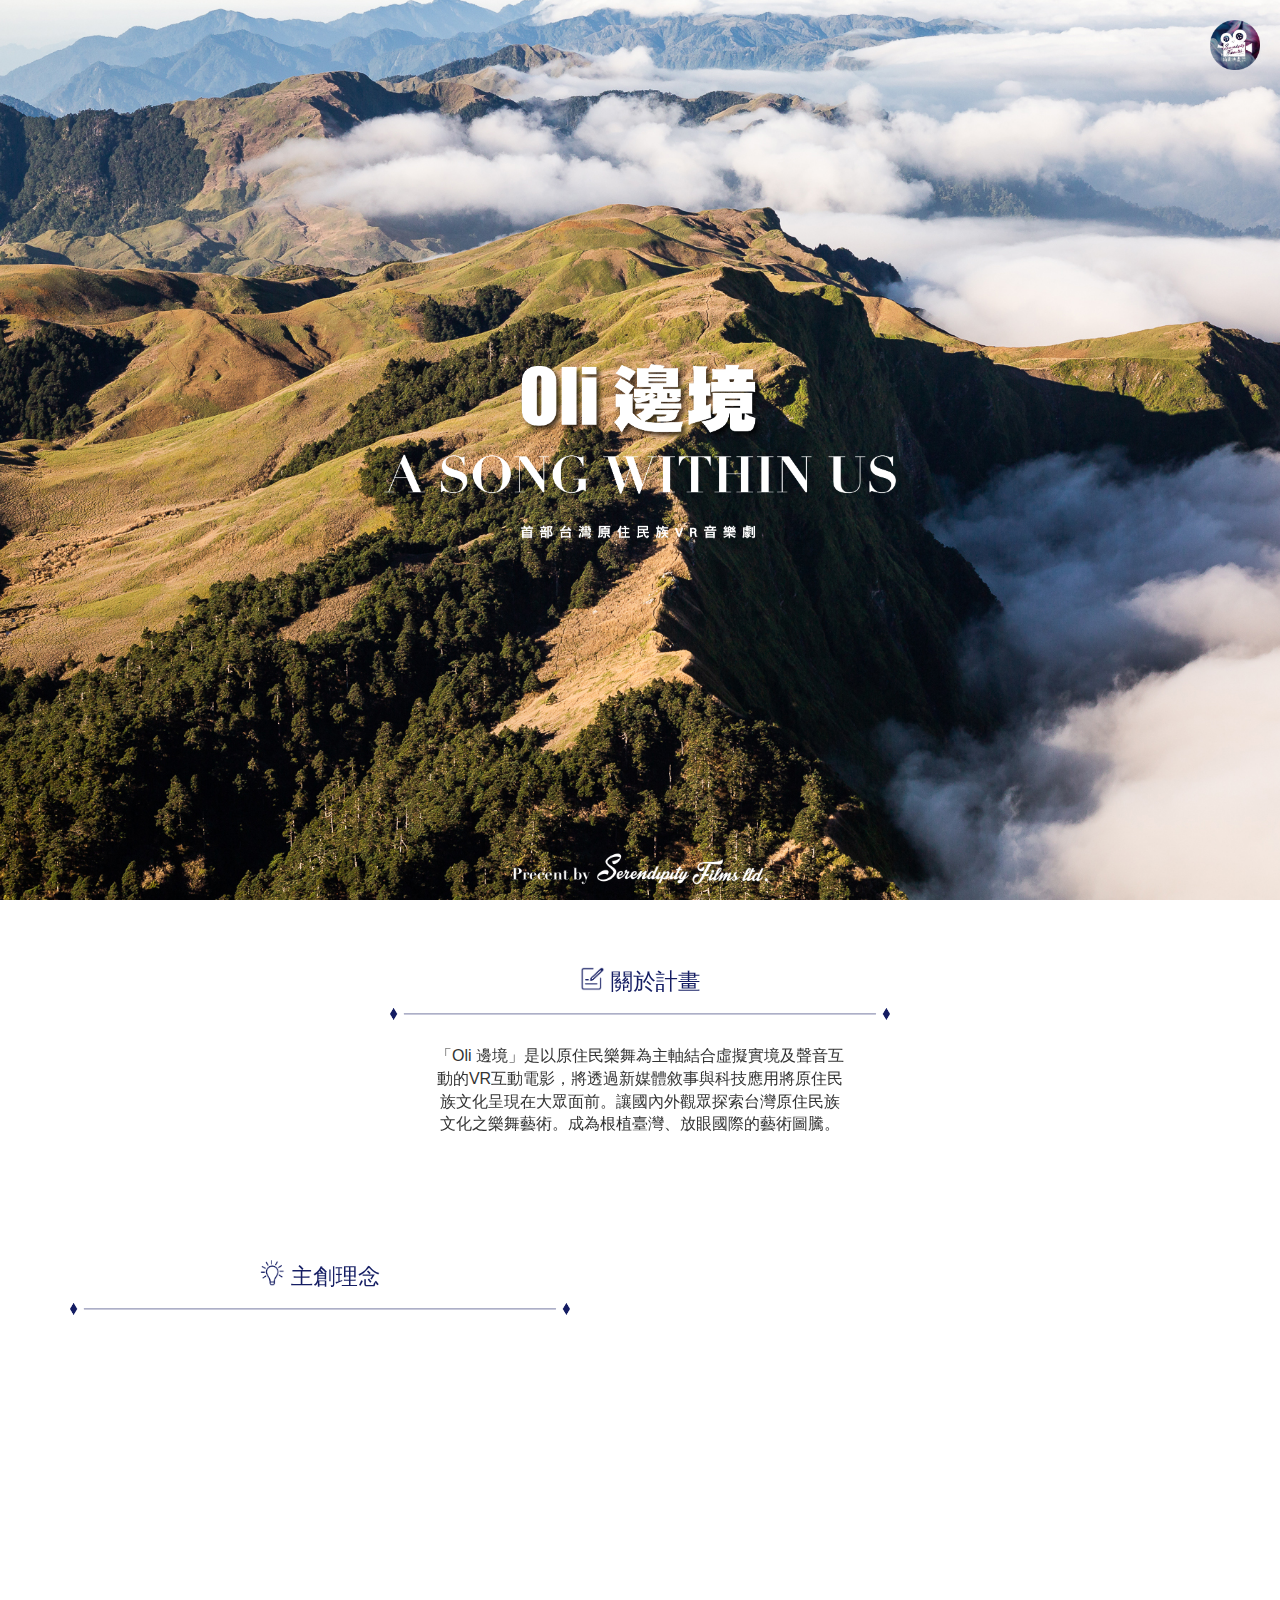
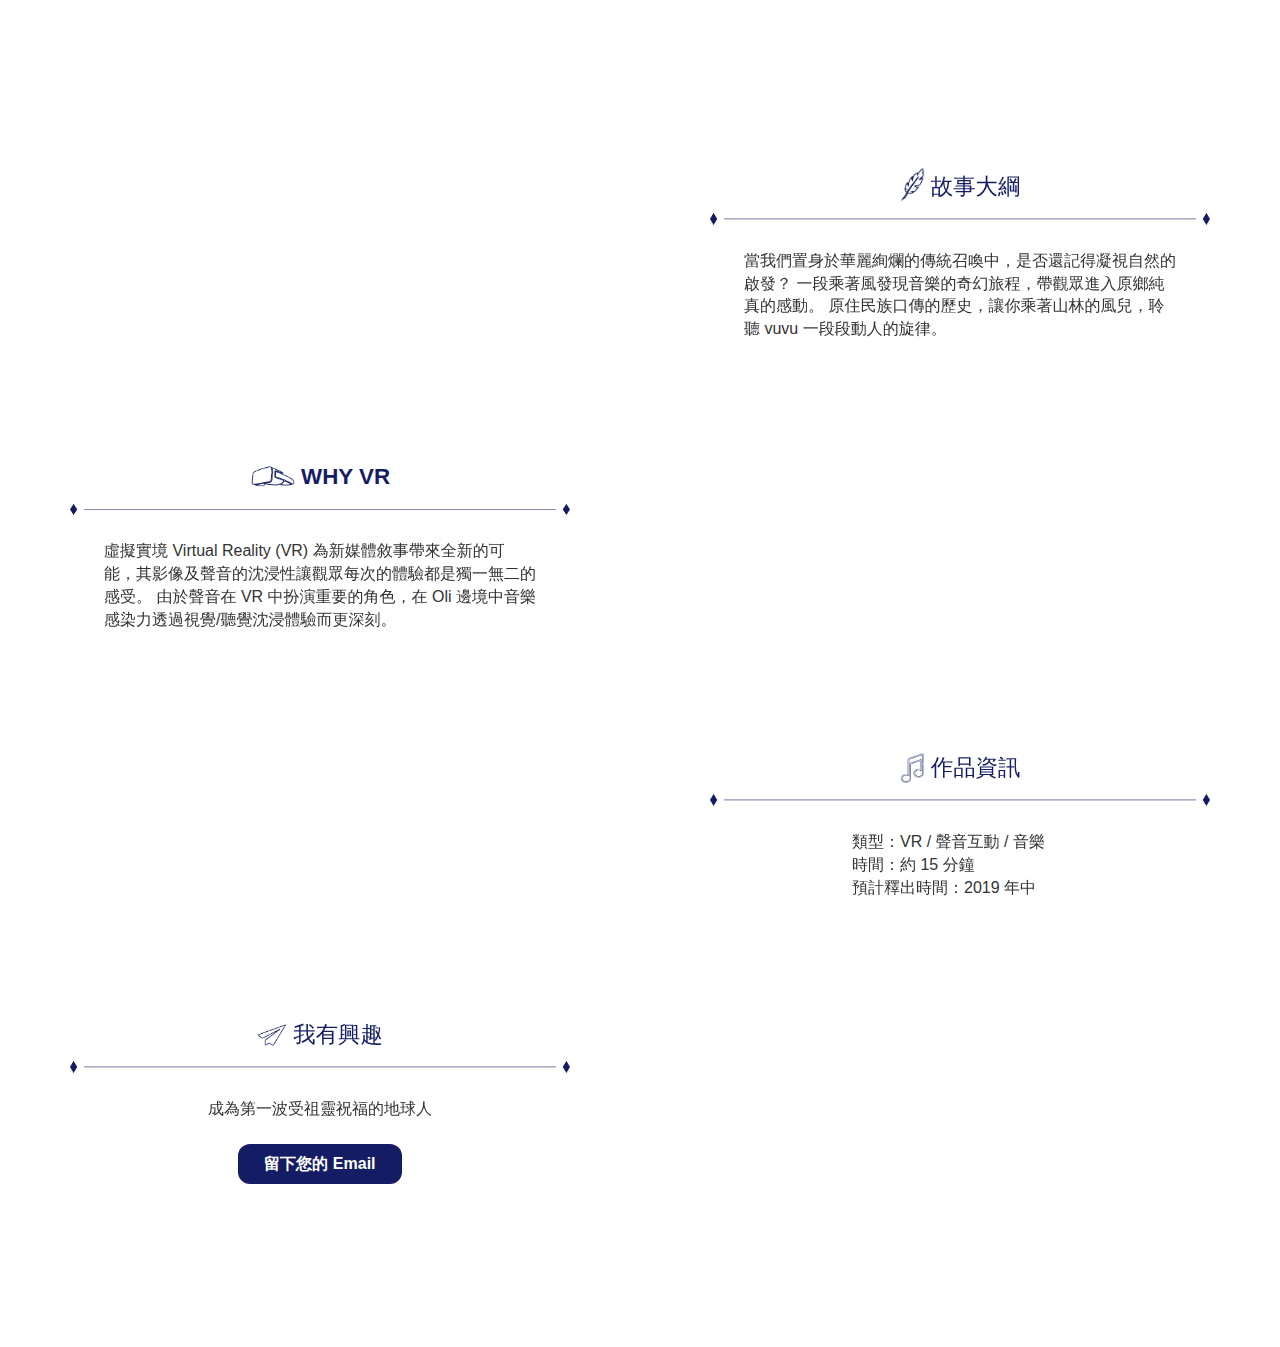
<file: index.html>
<!DOCTYPE html>
<html>
	<head>        
        <!-- Global site tag (gtag.js) - Google Analytics -->
        <script async src="https://www.googletagmanager.com/gtag/js?id=UA-130567184-1"></script>
        <script>
          window.dataLayer = window.dataLayer || [];
          function gtag(){dataLayer.push(arguments);}
          gtag('js', new Date());

          gtag('config', 'UA-130567184-1');
        </script>
        
		<meta http-equiv="Content-Type" content="text/html; charset=UTF-8">
		<meta charset="utf-8">
		<meta http-equiv="Cache-control" content="no-cache">
		<meta name="viewport" content="width=device-width, initial-scale=1">
		<meta name="description" content="">
		<meta name="author" content="">
				
		<title>Oli 邊境</title>

		<!-- Bootstrap core CSS -->
		<link href="assets/css/bootstrap.min.css" rel="stylesheet">
		<!-- FontAwesome Icons -->
		<link href="assets/css/font-awesome/css/font-awesome.min.css" rel="stylesheet">
		<link href="assets/css/indexV2.css?version=0.0.7" rel="stylesheet">
	</head>
	<body>
    <div class="col-md-12 top-banner text-center" data-type="background" data-speed="5">
        <a class="sfilm-logo" href="https://sfilms.com.tw/zh/category/vr-films/" target="_blank"><img src="assets/img/icon-s.png" width="50" height="auto" /></a>
        <div>
            <img class="top-banner-header" src="assets/img/topBannerHeader.png" />
        </div>
        <img class="top-banner-footer" src="assets/img/topBannerFooter.png" />
    </div>
    
    <div class="content-holder" data-type="background" data-speed="3">
        <div class="row top">
            <div class="col-md-12 content text-center bg-fade-3">
                <div>
                    <p class="title"><img style="vertical-align: -30%;" src="assets/img/icon-note-01.png" width="25" height="auto" /> 關於計畫</p>
                    <p><img class="seperator" src="/assets/img/line-s.png" width="500" height="12" /></p>
                    <p class="content-width content-width-top">「Oli 邊境」是以原住民樂舞為主軸結合虛擬實境及聲音互動的VR互動電影，將透過新媒體敘事與科技應用將原住民族文化呈現在大眾面前。讓國內外觀眾探索台灣原住民族文化之樂舞藝術。成為根植臺灣、放眼國際的藝術圖騰。</p>
                </div>
            </div>
        </div>
        
        <div class="row">
            <div class="col-md-6 content text-center bg-fade-1">
                <p class="title"><img style="vertical-align: -18%;" src="assets/img/icon-idea.png" width="25" height="auto" /> 主創理念</p>
                <p><img class="seperator" src="/assets/img/line-s.png" width="500" height="12" /></p>
                <iframe width="100%" height="300" src="https://www.youtube.com/embed/fyA1_3p1STo" frameborder="0" allow="accelerometer; autoplay; encrypted-media; gyroscope; picture-in-picture" allowfullscreen></iframe>
            </div>
            <div class="col-md-6 empty"></div>
        </div>
        
        <div class="row">
            <div class="col-md-6 empty"></div>
            <div class="col-md-6 content text-center bg-fade-1">
                <div>
                <p class="title"><img style="vertical-align: -25%;" src="assets/img/icon-story-01.png" width="25" height="auto" /> 故事大綱</p>
                <p><img class="seperator" src="/assets/img/line-s.png" width="500" height="12" /></p>
                <p class="content-width text-left">當我們置身於華麗絢爛的傳統召喚中，是否還記得凝視自然的啟發？
一段乘著風發現音樂的奇幻旅程，帶觀眾進入原鄉純真的感動。
原住民族口傳的歷史，讓你乘著山林的風兒，聆聽 vuvu 一段段動人的旋律。</p>
                </div>
            </div>
        </div>
        
        <div class="row">
            <div class="col-md-6 content text-center bg-fade-1">
                <div>
                <p class="title"><img style="vertical-align: -20%;" src="assets/img/icon-VR-01.png" width="45" height="auto" /> WHY VR</p>
                <p><img class="seperator" src="/assets/img/line-s.png" width="500" height="12" /></p>
                <p class="content-width text-left">虛擬實境 Virtual Reality (VR) 為新媒體敘事帶來全新的可能，其影像及聲音的沈浸性讓觀眾每次的體驗都是獨一無二的感受。 由於聲音在 VR 中扮演重要的角色，在 Oli 邊境中音樂感染力透過視覺/聽覺沈浸體驗而更深刻。</p>
                </div>
            </div>
            <div class="col-md-6 empty"></div>
        </div>
        
        <div class="row">
            <div class="col-md-6 empty"></div>
            <div class="col-md-6 content text-center bg-fade-1">
                <div>
                <p class="title text-center text-center"><img style="vertical-align: -27%;" src="assets/img/icon-music-01.png" width="25" height="auto" /> 作品資訊</p>
                <p><img class="seperator" src="/assets/img/line-s.png" width="500" height="12" /></p>
                <p class="content-width info text-left">類型：VR / 聲音互動 / 音樂<br/>
                    時間：約 15 分鐘<br/>
                    預計釋出時間：2019 年中
                </p>
                </div>
            </div>
        </div>
        
        <div class="row">
            <div class="col-md-6 content text-center bg-fade-1">
                <div>
                <p class="title text-center text-center"><img style="vertical-align: -20%;" src="assets/img/icon-email-01.png" width="30" height="auto" /> 我有興趣</p>
                <p><img class="seperator" src="/assets/img/line-s.png" width="500" height="12" /></p>
                <p class="content-width">成為第一波受祖靈祝福的地球人</p>
                <p class="content-width"><br/><a class="typeform-share button" href="https://cameo1.typeform.com/to/i6kebE" data-mode="drawer_left" style="display:inline-block;text-decoration:none;background-color:#141d63;color:white;cursor:pointer;font-family:Helvetica,Arial,sans-serif;font-size:16px;line-height:40px;text-align:center;margin:0;height:40px;padding:0px 26px;border-radius:12px;max-width:100%;white-space:nowrap;overflow:hidden;text-overflow:ellipsis;font-weight:bold;-webkit-font-smoothing:antialiased;-moz-osx-font-smoothing:grayscale;" data-hide-headers=true data-hide-footer=true data-submit-close-delay="5" target="_blank">留下您的 Email </a> <script> (function() { var qs,js,q,s,d=document, gi=d.getElementById, ce=d.createElement, gt=d.getElementsByTagName, id="typef_orm_share", b="https://embed.typeform.com/"; if(!gi.call(d,id)){ js=ce.call(d,"script"); js.id=id; js.src=b+"embed.js"; q=gt.call(d,"script")[0]; q.parentNode.insertBefore(js,q) } })() </script></p>
                </div>
            </div>
            <div class="col-md-6 empty"></div>
        </div>
        
        <div class="row">
            <div class="col-md-12 footer text-center">
                <h4>
                指導單位：文化部 | 製作單位：綺影映畫有限公司 | 協製單位：瘋戲樂工作室 | 協製單位：卡米爾股份有限公司
                </h4>
            </div>
        </div>
    </div>

	</body>
	
	<!-- CORE JAVASRIPT
	Placed at the end of the document so the pages load faster
	==================================================================== -->
	<script src="assets/js/jquery-3.3.1.min.js"></script>
    <script src="assets/js/main.js"></script>
		
	<!-- HTML5 shiv and Respond.js IE8 support of HTML5 elements and media queries -->
	<!--[if lt IE 9]>
	<script src="https://oss.maxcdn.com/html5shiv/3.7.2/html5shiv.min.js"></script>
	<script src="https://oss.maxcdn.com/respond/1.4.2/respond.min.js"></script>
	<![endif]-->
</html>
</file>
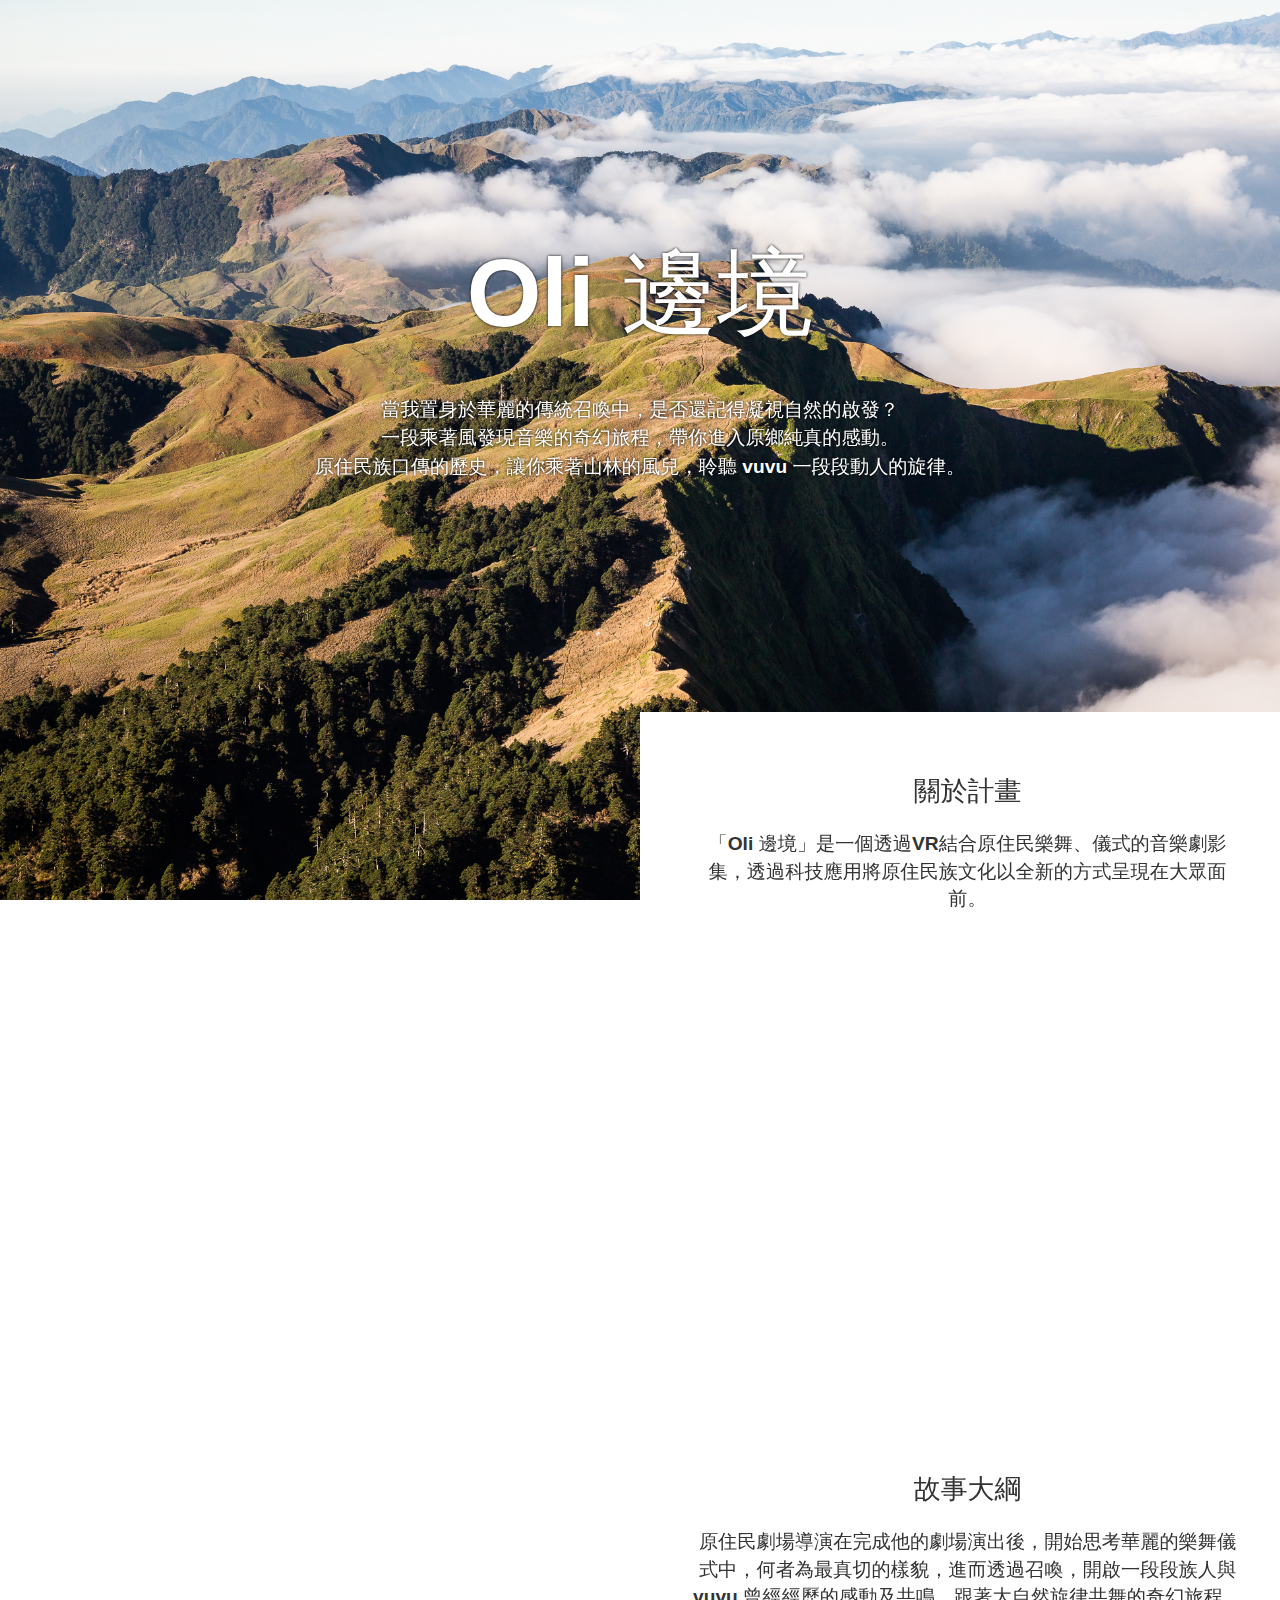
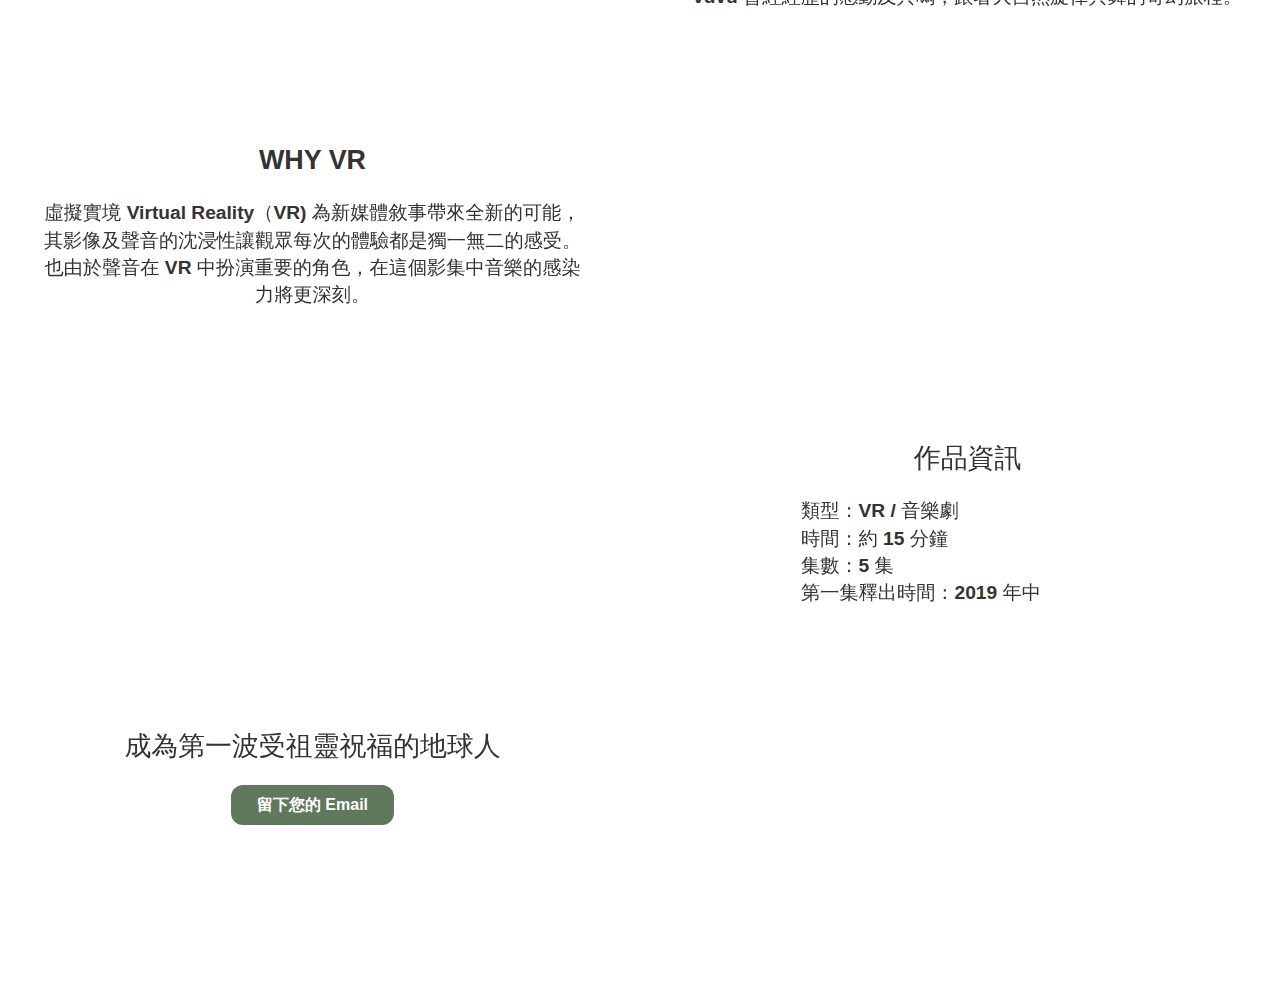
<file: index.old.html>
<!DOCTYPE html>
<html>
	<head>        
		<meta http-equiv="Content-Type" content="text/html; charset=UTF-8">
		<meta charset="utf-8">
		<meta http-equiv="Cache-control" content="no-cache">
		<meta name="viewport" content="width=device-width, initial-scale=1">
		<meta name="description" content="">
		<meta name="author" content="">
				
		<title>Oli 邊境</title>

		<!-- Bootstrap core CSS -->
		<link href="assets/css/bootstrap.min.css" rel="stylesheet">
		<!-- FontAwesome Icons -->
		<link href="assets/css/font-awesome/css/font-awesome.min.css" rel="stylesheet">
		<link href="assets/css/index.css?version=0.0.2" rel="stylesheet">
	</head>
	<body>
    <div class="col-md-12 top-banner text-center">
        <h1>Oli 邊境</h1>
        <h3>
            當我置身於華麗的傳統召喚中，是否還記得凝視自然的啟發？</br>
            一段乘著風發現音樂的奇幻旅程，帶你進入原鄉純真的感動。</br>
            原住民族口傳的歷史，讓你乘著山林的風兒，聆聽 vuvu 一段段動人的旋律。
        </h2>
    </div>
    
    <div class="row">
        <div class="col-md-6 empty"></div>
        <div class="col-md-6 content text-center">
            <p class="title">關於計畫</p>
            <p>「Oli 邊境」是一個透過VR結合原住民樂舞、儀式的音樂劇影集，透過科技應用將原住民族文化以全新的方式呈現在大眾面前。</p>
        </div>
    </div>
    
    <div class="row">
        <div class="col-md-6 content text-center">
            <iframe width="100%" height="300" src="https://www.youtube.com/embed/LMMFHQwG81U" frameborder="0" allow="accelerometer; autoplay; encrypted-media; gyroscope; picture-in-picture" allowfullscreen></iframe>
        </div>
        <div class="col-md-6 empty"></div>
    </div>
    
    <div class="row">
        <div class="col-md-6 empty"></div>
        <div class="col-md-6 content text-center">
            <p class="title">故事大綱</p>
            <p>原住民劇場導演在完成他的劇場演出後，開始思考華麗的樂舞儀式中，何者為最真切的樣貌，進而透過召喚，開啟一段段族人與 vuvu 曾經經歷的感動及共鳴，跟著大自然旋律共舞的奇幻旅程。</p>
        </div>
    </div>
    
    <div class="row">
        <div class="col-md-6 content text-center">
            <p class="title">WHY VR</p>
            <p>虛擬實境 Virtual Reality（VR) 為新媒體敘事帶來全新的可能，其影像及聲音的沈浸性讓觀眾每次的體驗都是獨一無二的感受。 也由於聲音在 VR 中扮演重要的角色，在這個影集中音樂的感染力將更深刻。</p>
        </div>
        <div class="col-md-6 empty"></div>
    </div>
    
    <div class="row">
        <div class="col-md-6 empty"></div>
        <div class="col-md-6 content text-center">
            <p class="title text-center text-center">作品資訊</p>
            <p class="info text-left">類型：VR / 音樂劇<br/>
                時間：約 15 分鐘<br/>
                集數：5 集<br/>
                第一集釋出時間：2019 年中
            </p>
        </div>
    </div>
    
    <div class="row">
        <div class="col-md-6 content text-center">
            <p class="title">成為第一波受祖靈祝福的地球人</p>
            <p><a class="typeform-share button" href="https://cameo1.typeform.com/to/i6kebE" data-mode="drawer_left" style="display:inline-block;text-decoration:none;background-color:#60785B;color:white;cursor:pointer;font-family:Helvetica,Arial,sans-serif;font-size:16px;line-height:40px;text-align:center;margin:0;height:40px;padding:0px 26px;border-radius:12px;max-width:100%;white-space:nowrap;overflow:hidden;text-overflow:ellipsis;font-weight:bold;-webkit-font-smoothing:antialiased;-moz-osx-font-smoothing:grayscale;" data-hide-headers=true data-hide-footer=true data-submit-close-delay="5" target="_blank">留下您的 Email </a> <script> (function() { var qs,js,q,s,d=document, gi=d.getElementById, ce=d.createElement, gt=d.getElementsByTagName, id="typef_orm_share", b="https://embed.typeform.com/"; if(!gi.call(d,id)){ js=ce.call(d,"script"); js.id=id; js.src=b+"embed.js"; q=gt.call(d,"script")[0]; q.parentNode.insertBefore(js,q) } })() </script></p>
        </div>
        <div class="col-md-6 empty"></div>
    </div>
    
    <div class="col-md-12 footer text-center">
        <h4>
        製作單位：綺影映畫有限公司 | 協製單位：瘋戲樂工作室 | 指導單位：文化部
        </h4>
    </div>

	</body>
	
	<!-- CORE JAVASRIPT
	Placed at the end of the document so the pages load faster
	==================================================================== -->
	<script src="/assets/js/jquery-3.3.1.min.js"></script>
		
	<!-- HTML5 shiv and Respond.js IE8 support of HTML5 elements and media queries -->
	<!--[if lt IE 9]>
	<script src="https://oss.maxcdn.com/html5shiv/3.7.2/html5shiv.min.js"></script>
	<script src="https://oss.maxcdn.com/respond/1.4.2/respond.min.js"></script>
	<![endif]-->
</html>
</file>
<file: assets/css/indexV2.css>
/* COLOUR REFERENCES

Green:		#1b7069
Blue:       #141d63

*/

@font-face {
	font-family: 'fontello';
	src: url('./font/fontello.eot?77234973');
	src: url('./font/fontello.eot?77234973#iefix') format('embedded-opentype'),
		url('./font/fontello.woff?77234973') format('woff'),
		url('./font/fontello.ttf?77234973') format('truetype'),
		url('./font/fontello.svg?77234973#fontello') format('svg');
	font-weight: normal;
	font-style: normal;
}

body {
	font-family: Helvetica, sans-serif, Arial, "ヒラギノ角ゴ Pro W3", "Hiragino Kaku Gothic Pro",ZawgyiOne, Osaka, "メイリオ", Meiryo, "文泉驛正黑", "WenQuanYi Zen Hei", "儷黑 Pro", "LiHei Pro", "微軟正黑體", "Microsoft JhengHei", "標楷體", DFKai-SB;
	font-size: 16px;
}

.row {
    margin-left: 0px;
    margin-right: 0px;
}

.top-banner {
    position: relative;
    text-shadow: 0 0 3px black;
    color: white;
	background: url('/assets/img/bg-2.jpg') 50% 0 repeat fixed;
    background-size: cover;
}

.top-banner > .sfilm-logo {
    position: absolute;
    top: 20px;
    right: 20px;
    z-index: 100;
}

.top-banner > div {
    position: absolute;
    top: 50%;
    left: 50%;
    transform: translate(-50%, -50%);
}

.top-banner > div > .top-banner-header {
    width: 80%;
    height: auto;
}

.top-banner > .top-banner-footer {
    position: absolute;
    bottom: 0px;
    left: 50%;
    transform: translate(-50%, -50%);
    width: 20%;
    height: auto;
}

.top-banner h1 {
    font-size: 6em;
    font-weight: bold;
    margin-bottom: 30px;
}

.top-banner h3 {
    line-height: 1.5em;
    font-size: 1.2em;
    font-weight: bold;
}

.content-holder {
	background: url('/assets/img/o-Bk-2.jpg') 50% 0 repeat fixed;
}

.content {
    font-size: 1em;
    font-weight: normal;
    padding: 60px 50px;
    /* background-color: rgba(255, 255, 255, 0.6); */
    background-color: white;
}


.content-width {
    margin: 0 auto;
    max-width: 80%;
}

.content-width-top {
    max-width: 35%;
}

.content p.info {
    width: 40%;
    margin: 0 auto;
}

.bg-fade-1 {
    background-color: rgba(255, 255, 255, 1.0);
}
.bg-fade-2 {
    background-color: rgba(255, 255, 255, 0.4);
}
.bg-fade-3 {
    background-color: rgba(255, 255, 255, 0.6);
}
.bg-fade-4 {
    background-color: rgba(255, 255, 255, 0.8);
}

.content p.title {
    font-weight: bold;
    font-size: 1.4em;
    margin-bottom: 10px;
    color: #141d63;
}

.content p .seperator {
    width: 100%;
    max-width: 500px;
    height: auto;
    margin-bottom: 15px;
}

.footer {
    margin-top: 40px;
    margin-bottom: 20px;
    color: #ffffff;
}

.footer h4 {
    font-size:0.9em;
}

@media screen and (max-width : 991px) {
    .top-banner h1 {
        font-size: 3.3em;
        margin-bottom: 30px;
    }

    .top-banner h3 {
        font-size: 0.8em;
        text-align:left;
    }
    
    .row {
        margin: 0 auto;
        margin-bottom: 50px;
        width: 95%;
    }
    
    .row:last-child {
        margin-bottom: 0px;
    }
    
    .row.top {
        width: 100%;
    }

    .content p.info {
        width: 100%;
    }

    .content-width-top {
        max-width: 60%;
    }
}

@media screen and (max-width : 768px) {

    .top-banner > div > .top-banner-header {
        width: 100%;
    }

    .top-banner > .top-banner-footer {
        width: 30%;
    }
    
    .content-width-top {
        max-width: 90%;
    }
}

@media screen and (max-width : 568px) {
    .content {
        padding: 60px 25px;
    }
    .content-width {
        max-width: 100%;
    }
    .content-width-top {
        max-width: 100%;
    }
}
</file>
<file: assets/css/index.css>
@font-face {
	font-family: 'fontello';
	src: url('./font/fontello.eot?77234973');
	src: url('./font/fontello.eot?77234973#iefix') format('embedded-opentype'),
		url('./font/fontello.woff?77234973') format('woff'),
		url('./font/fontello.ttf?77234973') format('truetype'),
		url('./font/fontello.svg?77234973#fontello') format('svg');
	font-weight: normal;
	font-style: normal;
}

body {
	font-family: Helvetica, Arial, "ヒラギノ角ゴ Pro W3", "Hiragino Kaku Gothic Pro",ZawgyiOne, Osaka, "メイリオ", Meiryo, "文泉驛正黑", "WenQuanYi Zen Hei", "儷黑 Pro", "LiHei Pro", "微軟正黑體", "Microsoft JhengHei", "標楷體", DFKai-SB, sans-serif;
	font-size: 16px;
	background-image: url('/assets/img/bg.jpg');
	background-position: center top;
	background-repeat: no-repeat;
	background-size: cover;
    background-attachment: fixed;
}

.top-banner {
    text-shadow: 0 0 3px black;
    padding: 220px 150px;
    color: white;
}

.top-banner h1 {
    font-size: 6em;
    font-weight: bold;
    margin-bottom: 50px;
}

.top-banner h3 {
    line-height: 1.5em;
    font-size: 1.2em;
    font-weight: bold;
}

.content {
    font-size: 1.2em;
    font-weight: bold;
    padding: 60px 50px;
    /* background-color: rgba(255, 255, 255, 0.6); */
    background-color: white;
}

.content p.title {
    font-size: 1.4em;
    margin-bottom: 20px;
}

.content p.info {
    width: 60%;
    margin: 0 auto;
}

.footer {
    margin-top: 40px;
    margin-bottom: 20px;
    color: #ffffff;
}

.footer h4 {
    font-size:0.9em;
}

@media screen and (max-width : 991px) {
    .top-banner {
        padding: 10px 30px;
        padding-top:40px;
    }

    .top-banner h1 {
        font-size: 3.3em;
        margin-bottom: 50px;
    }

    .top-banner h3 {
        font-size: 0.8em;
        text-align:left;
    }
    
    .row {
        margin: 0 auto;
        margin-bottom: 50px;
        width: 95%;
    }

    .content p.info {
        width: 100%;
    }
}

@media screen and (max-width : 768px) {
}

@media screen and (max-width : 568px) {
}
</file>
